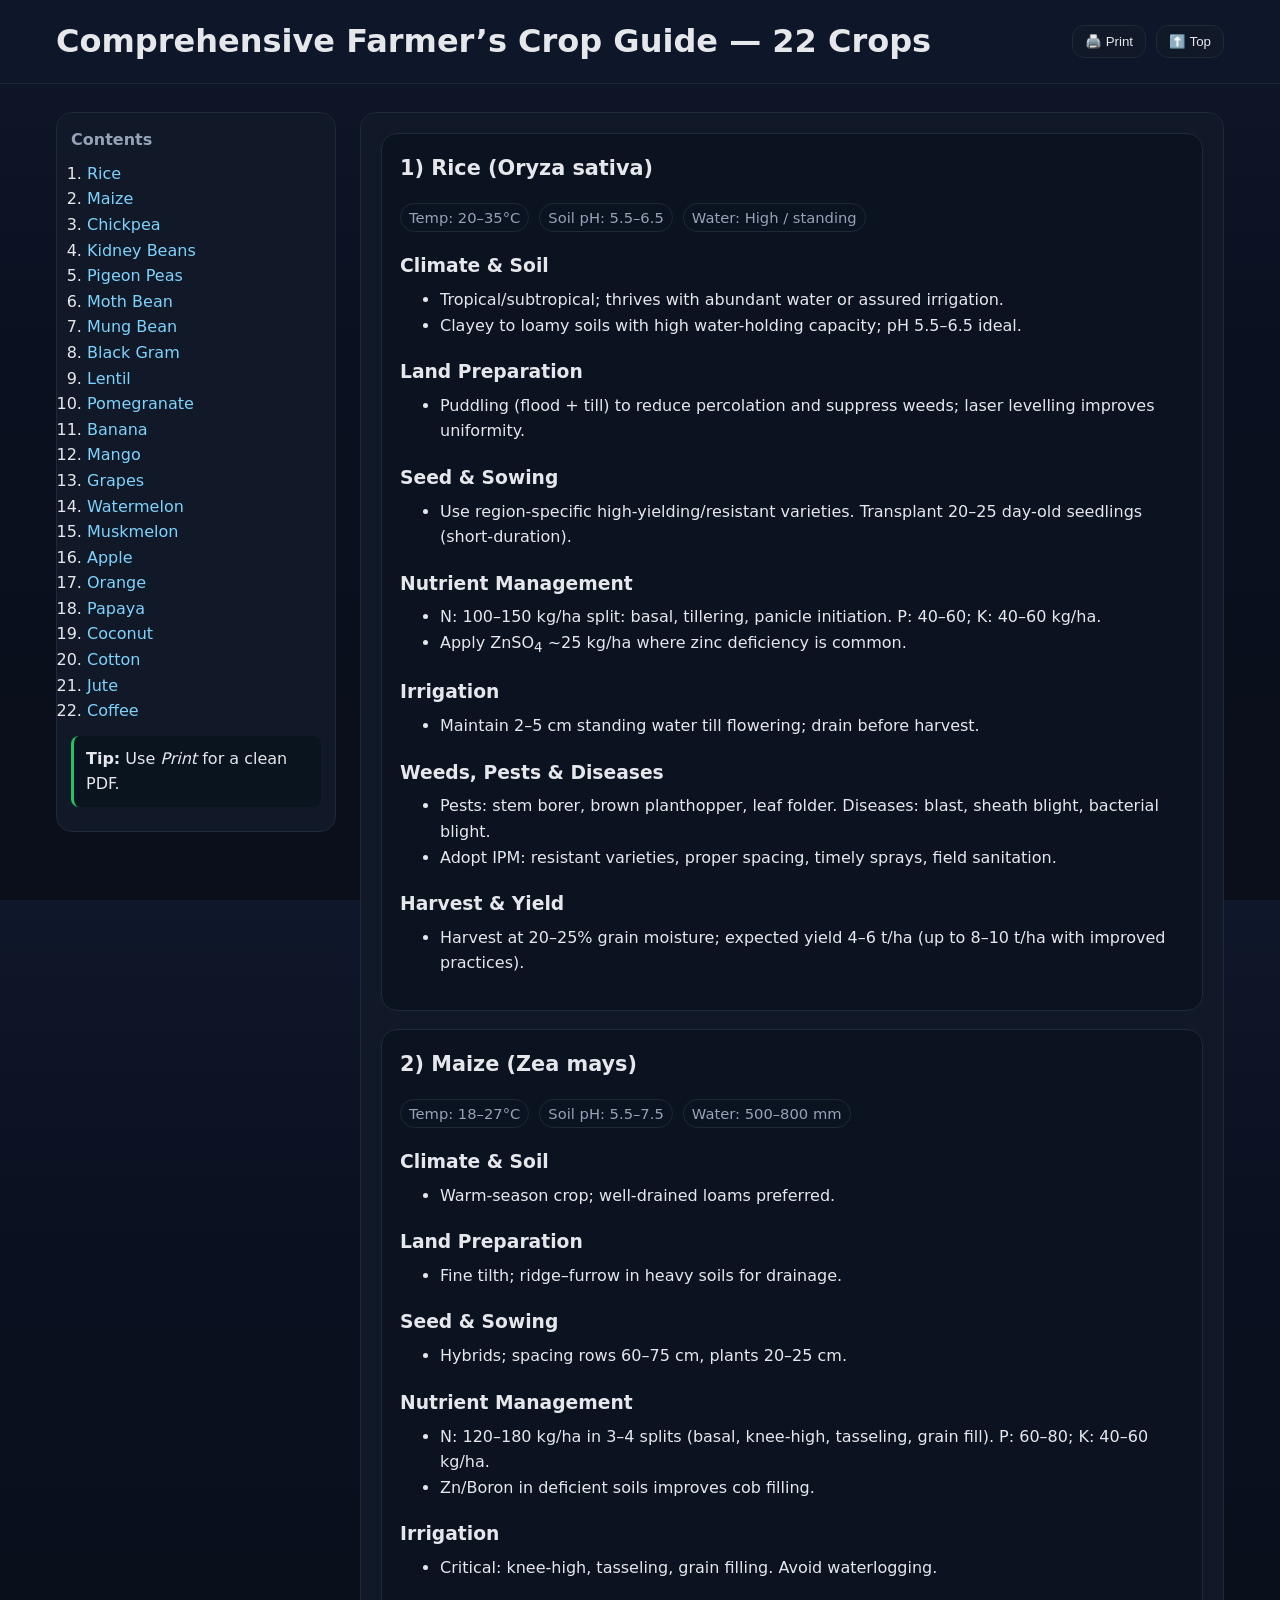
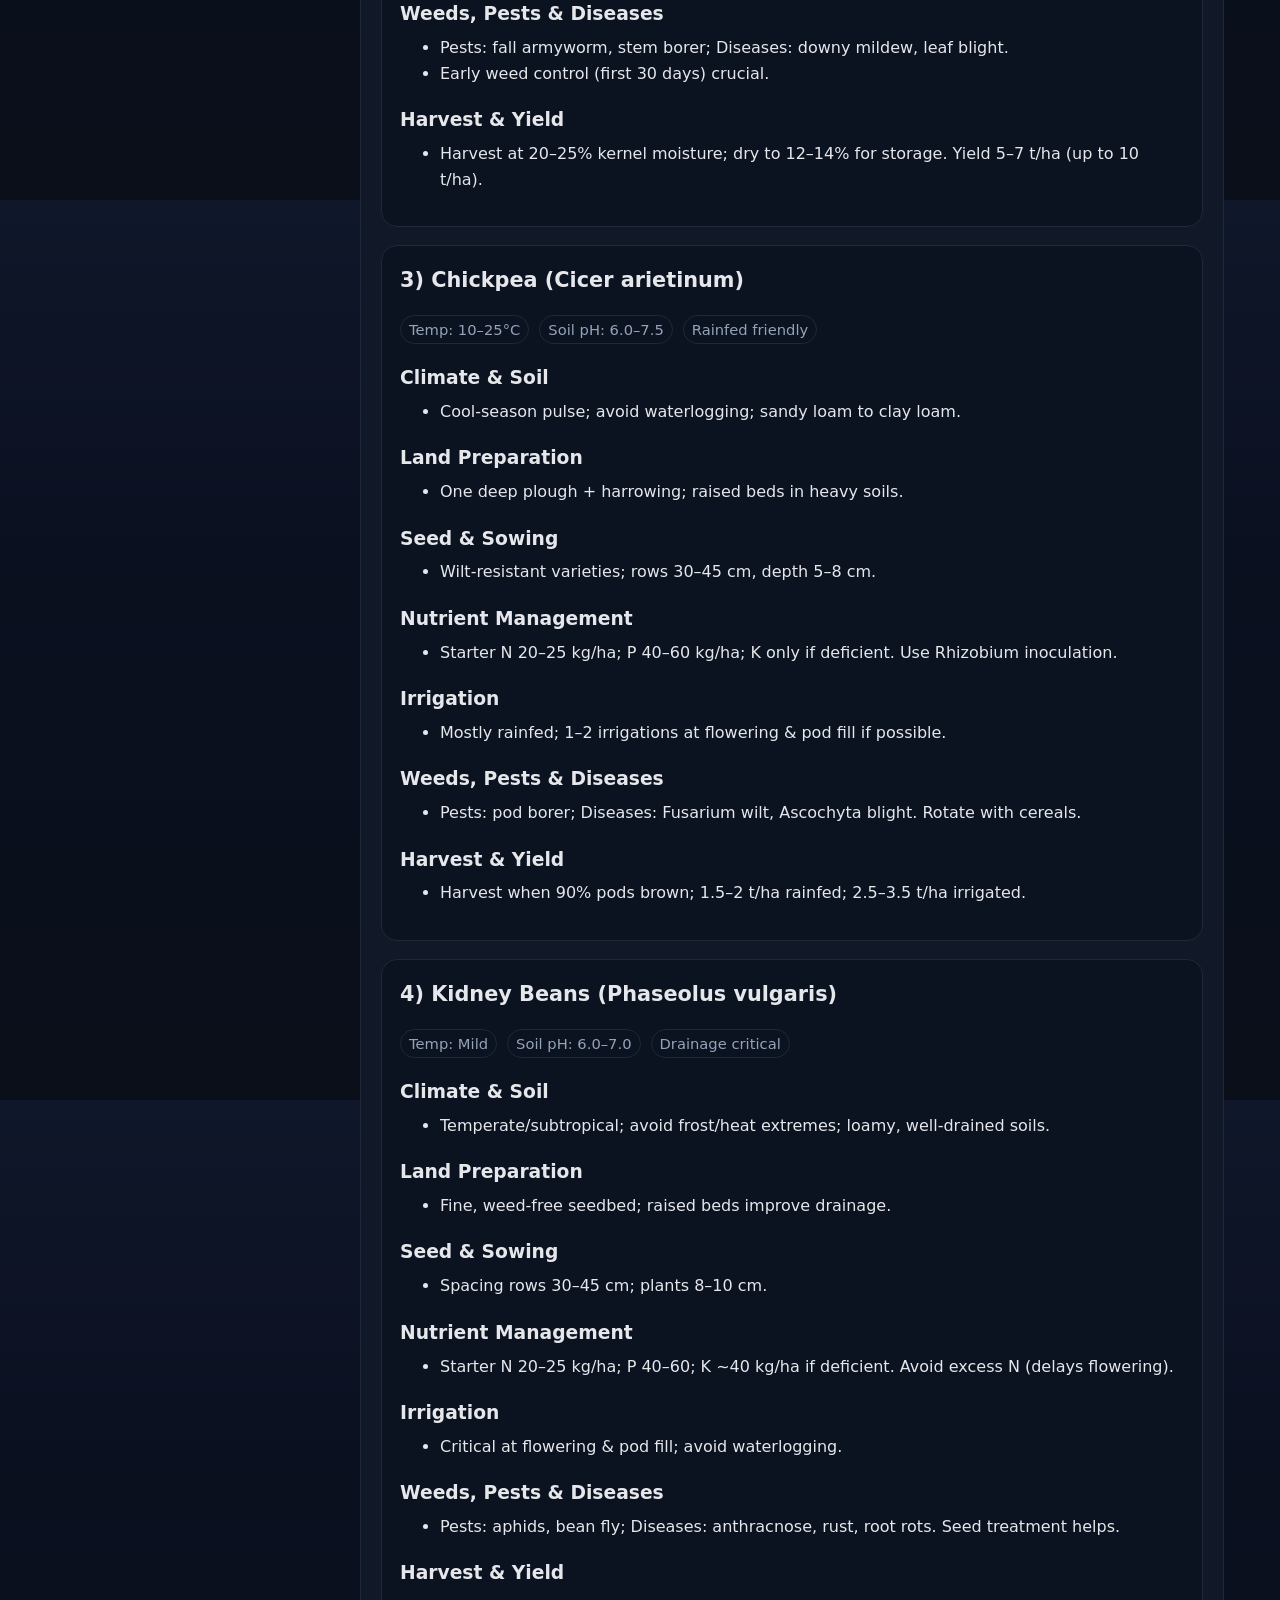
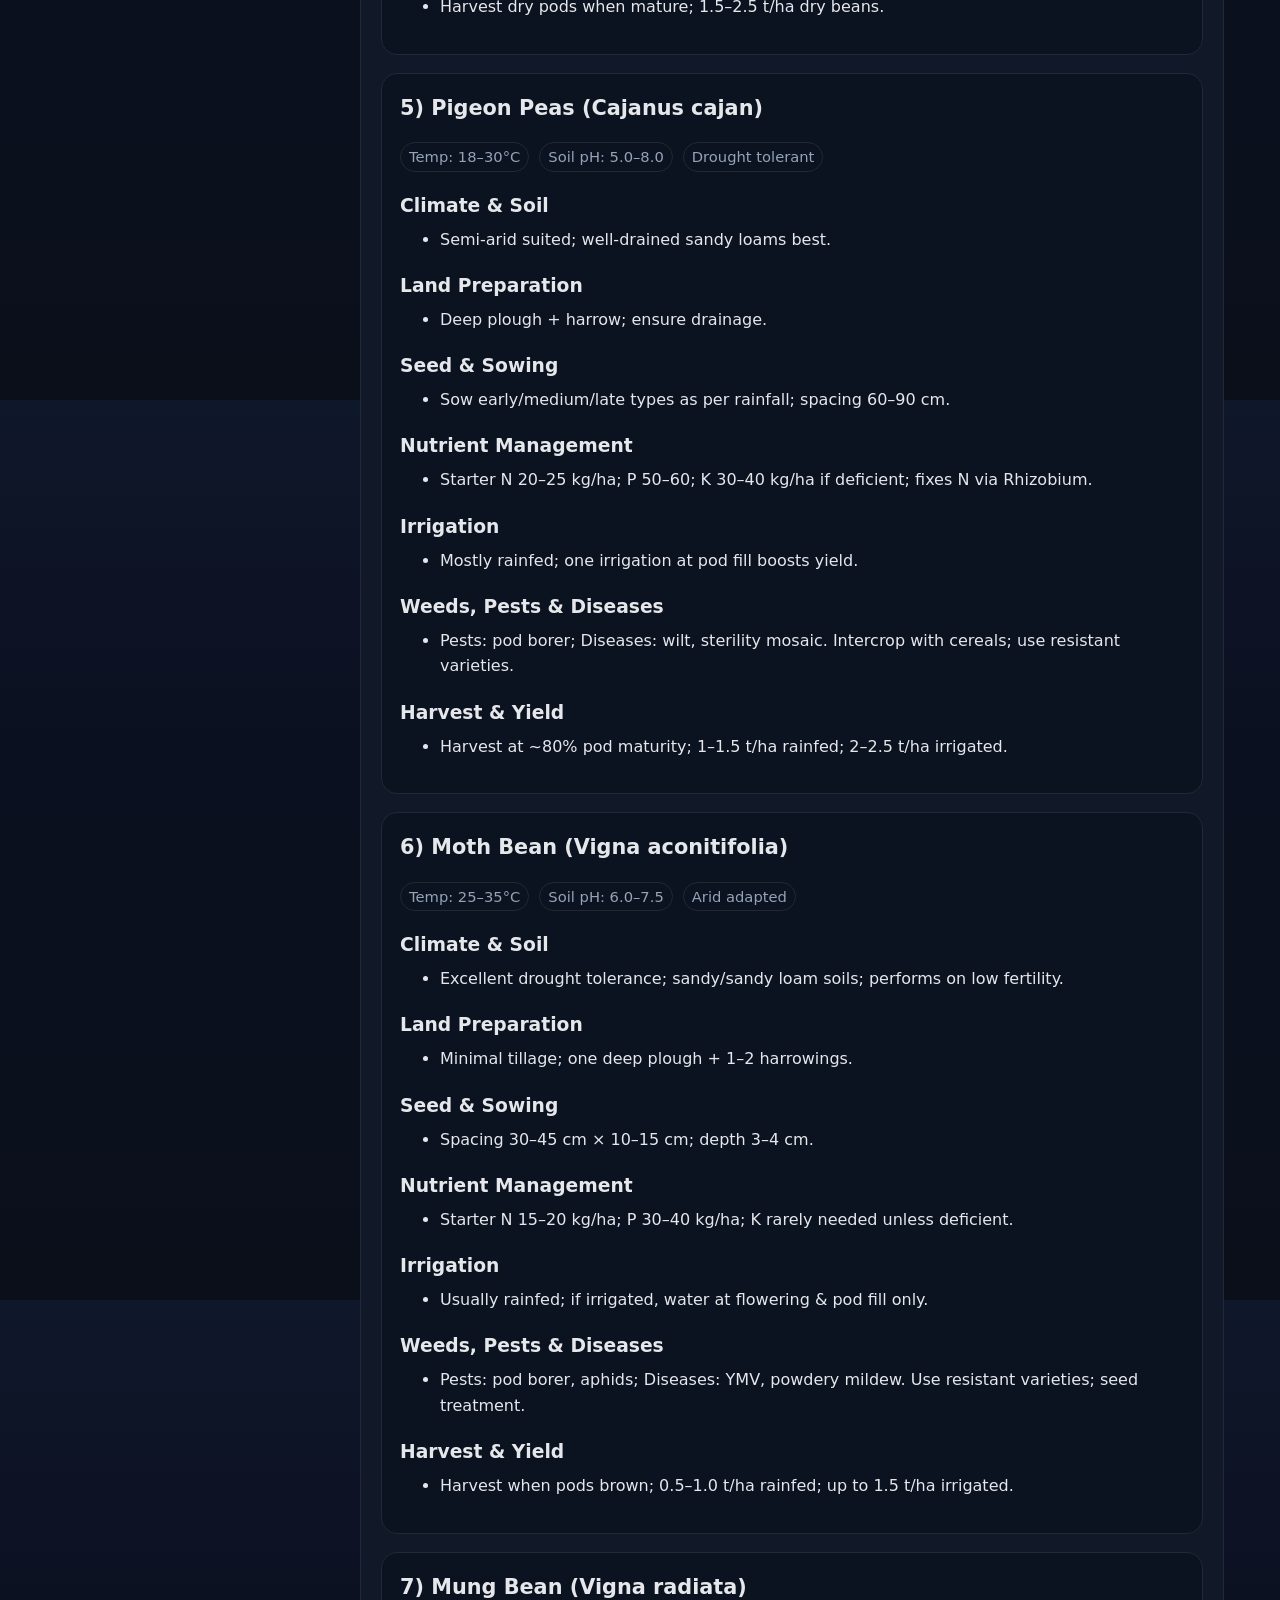
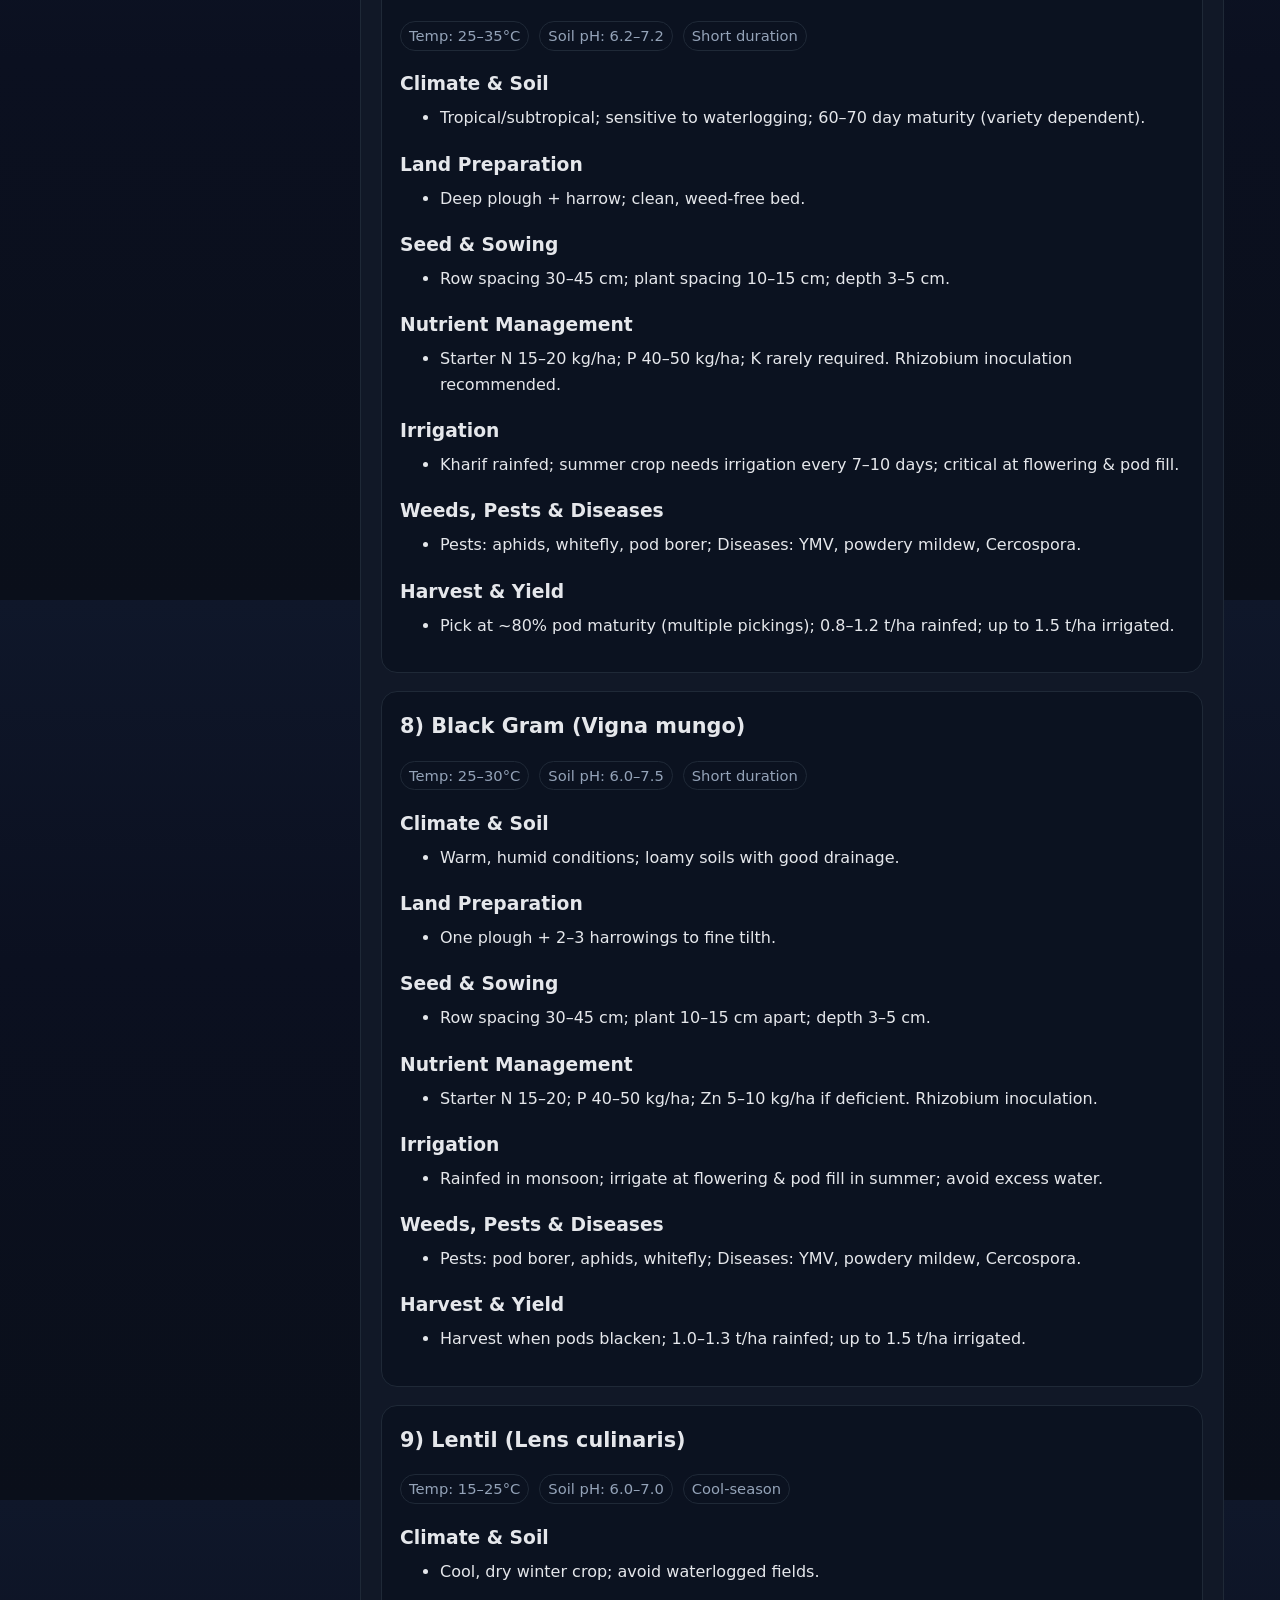
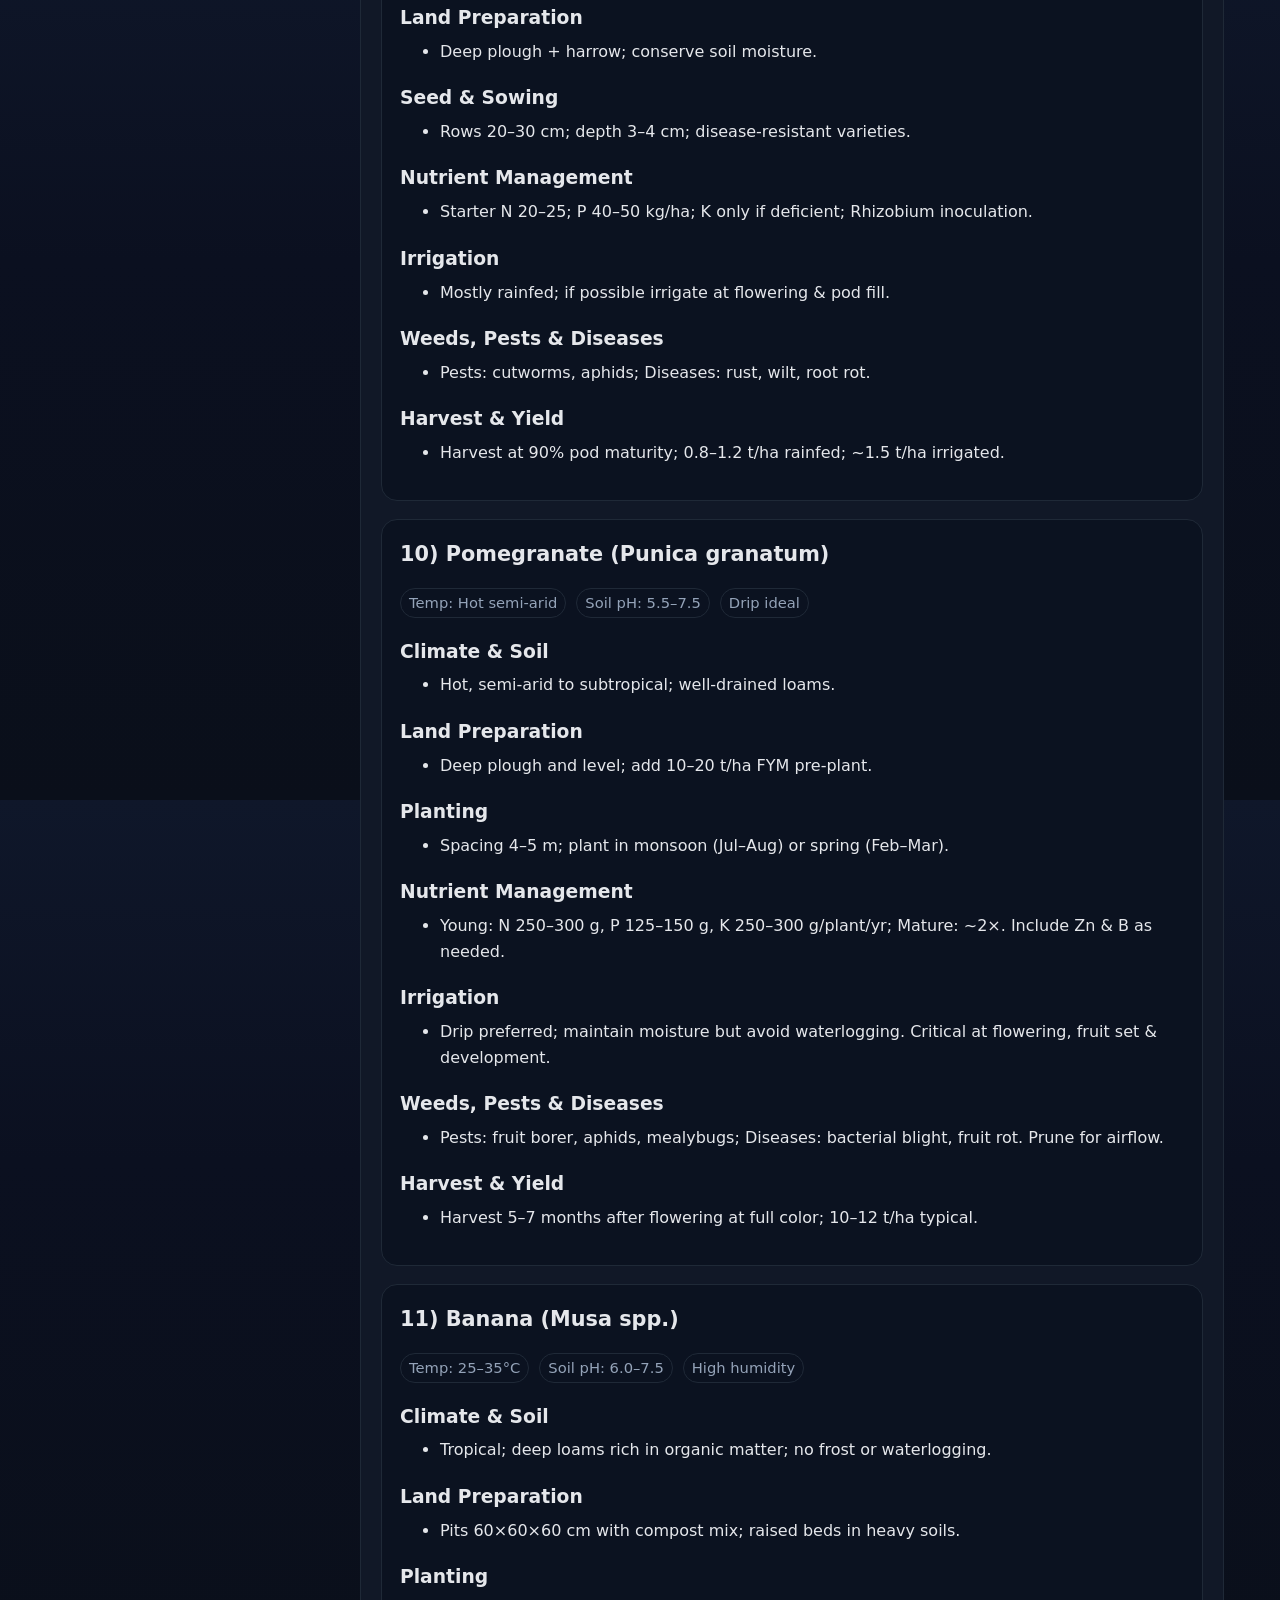
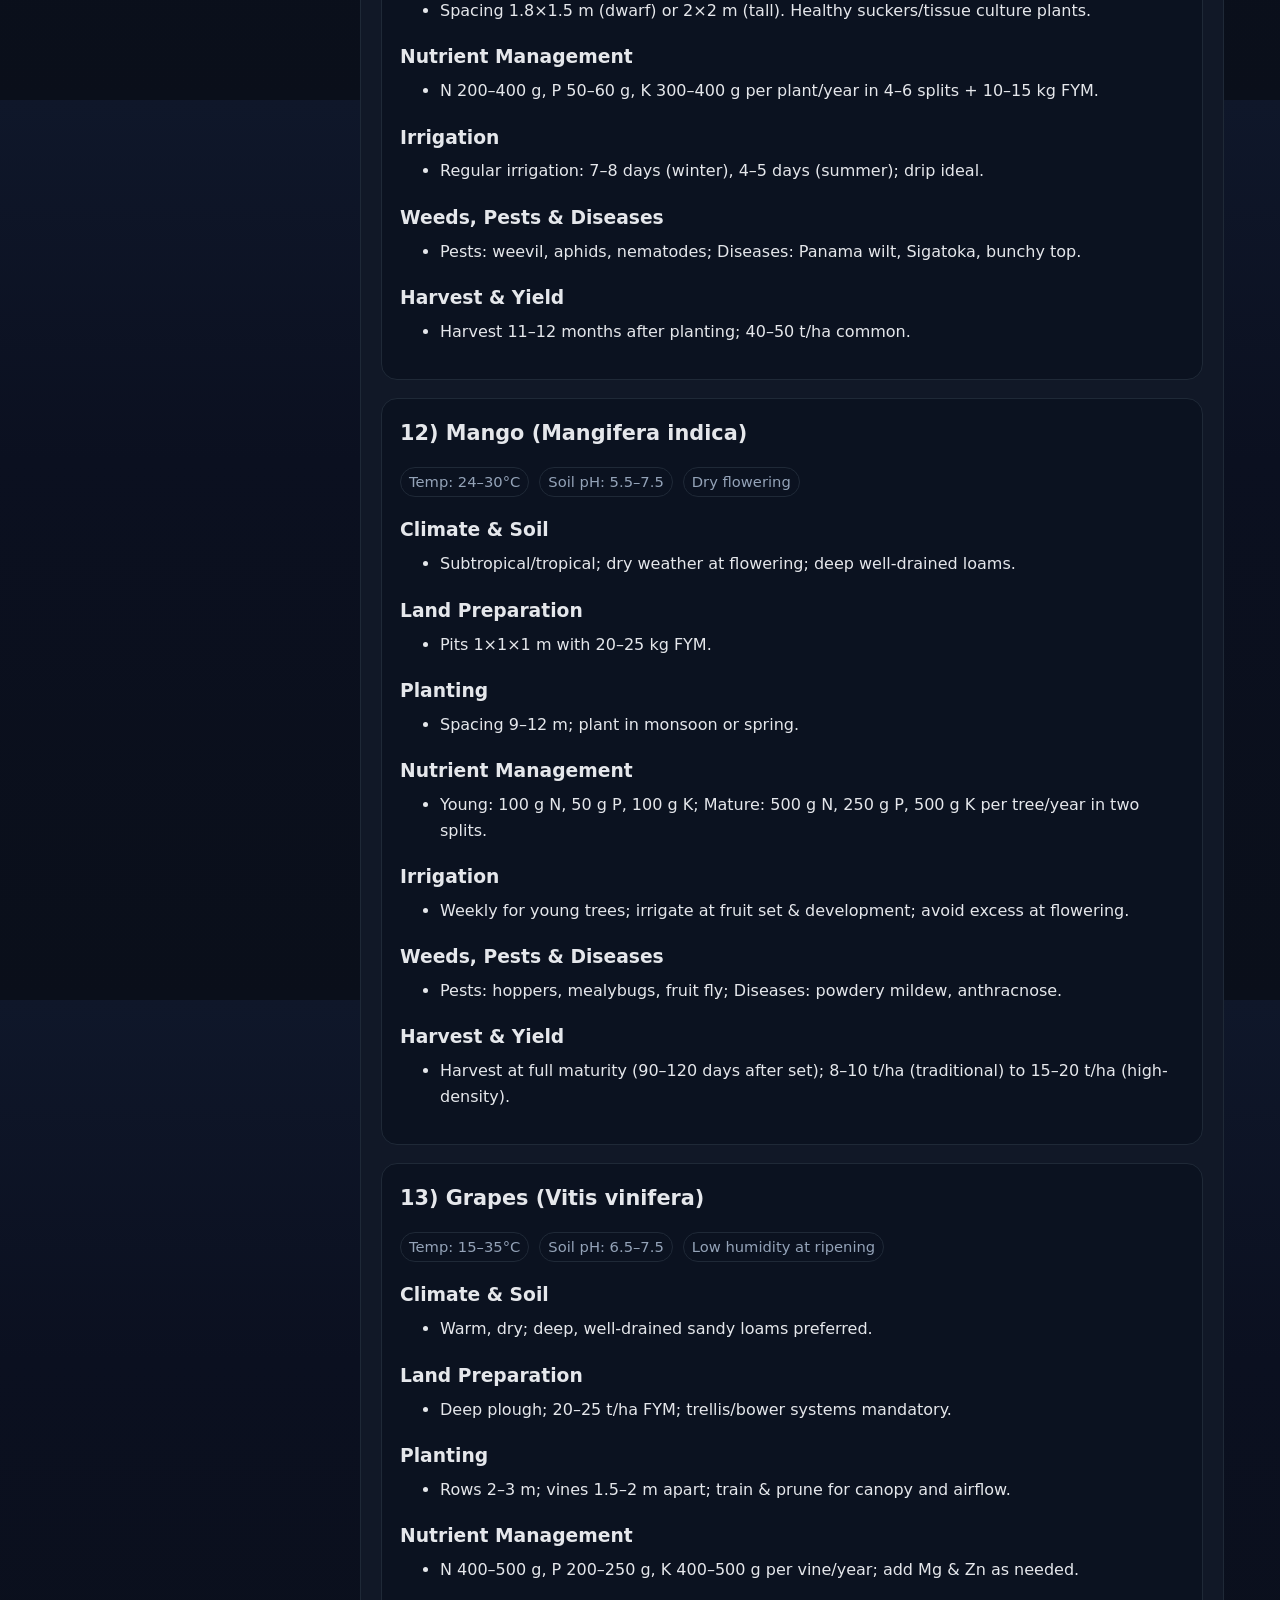
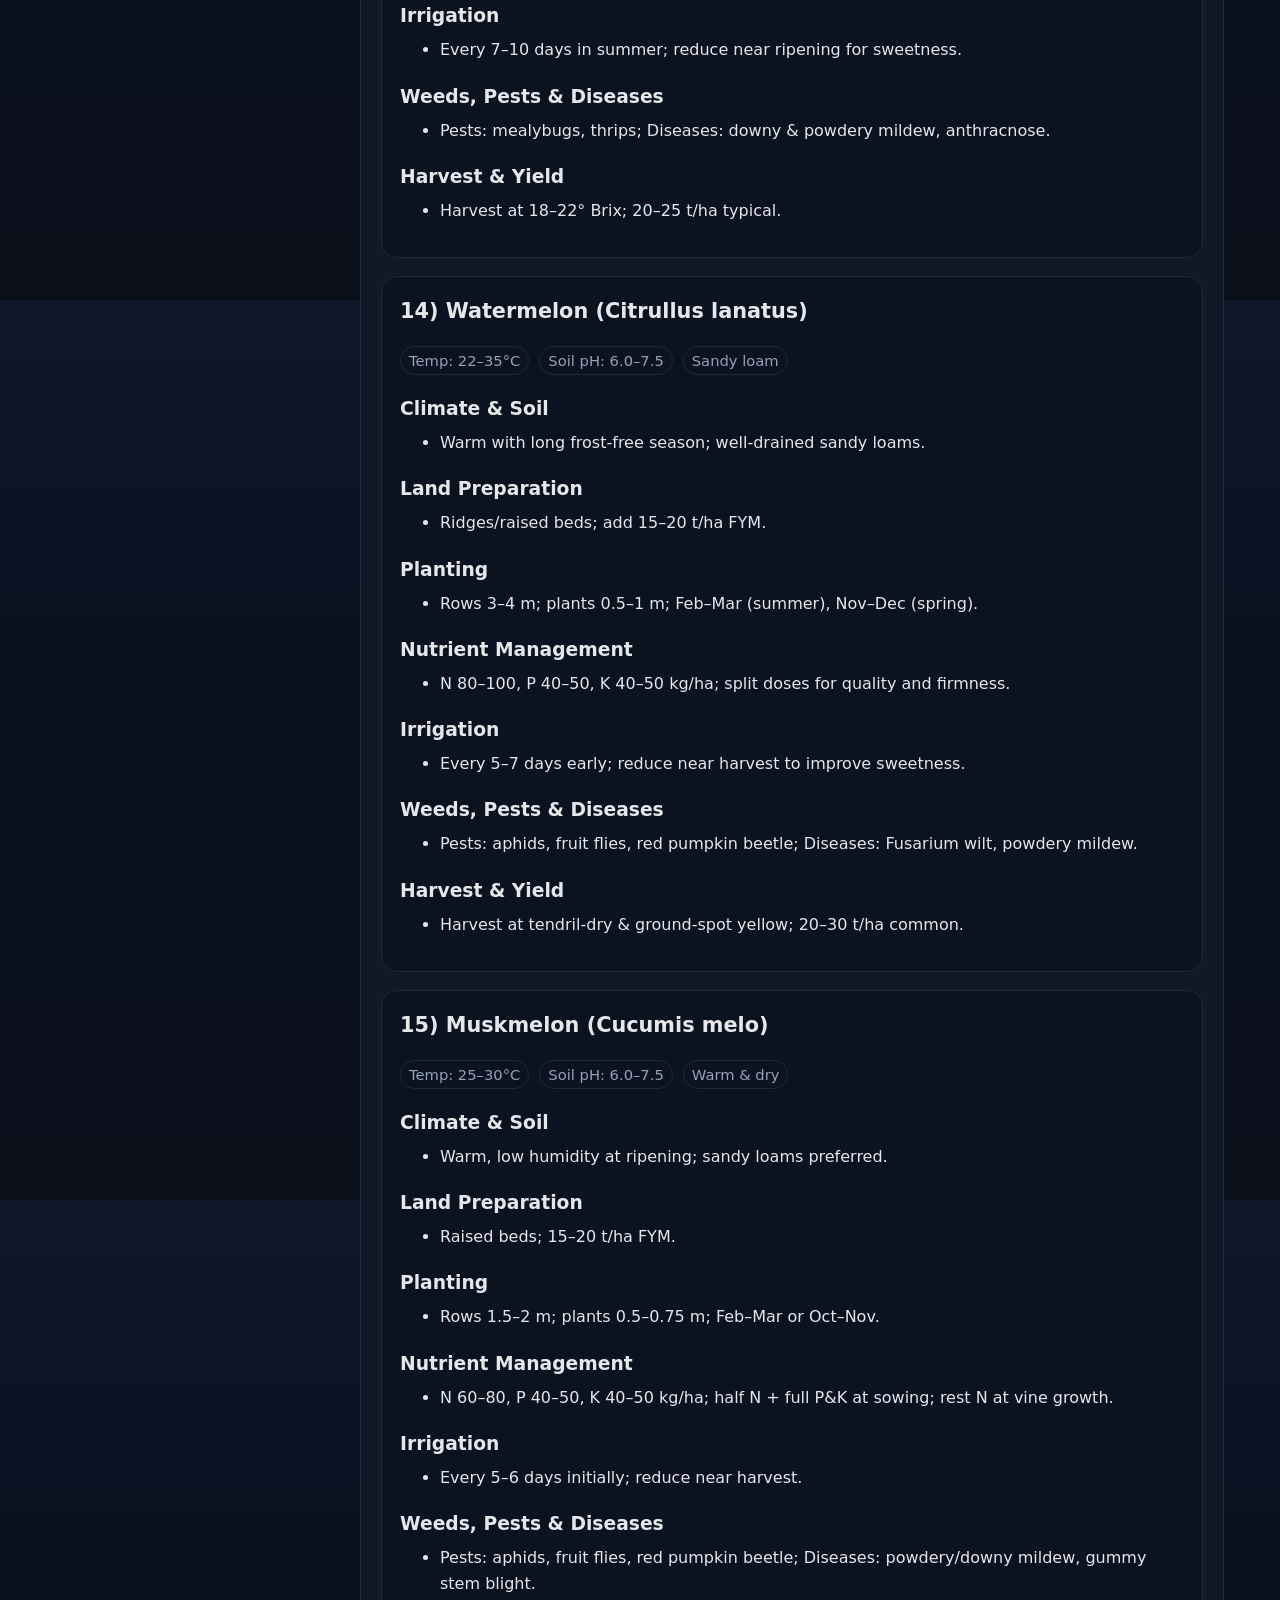
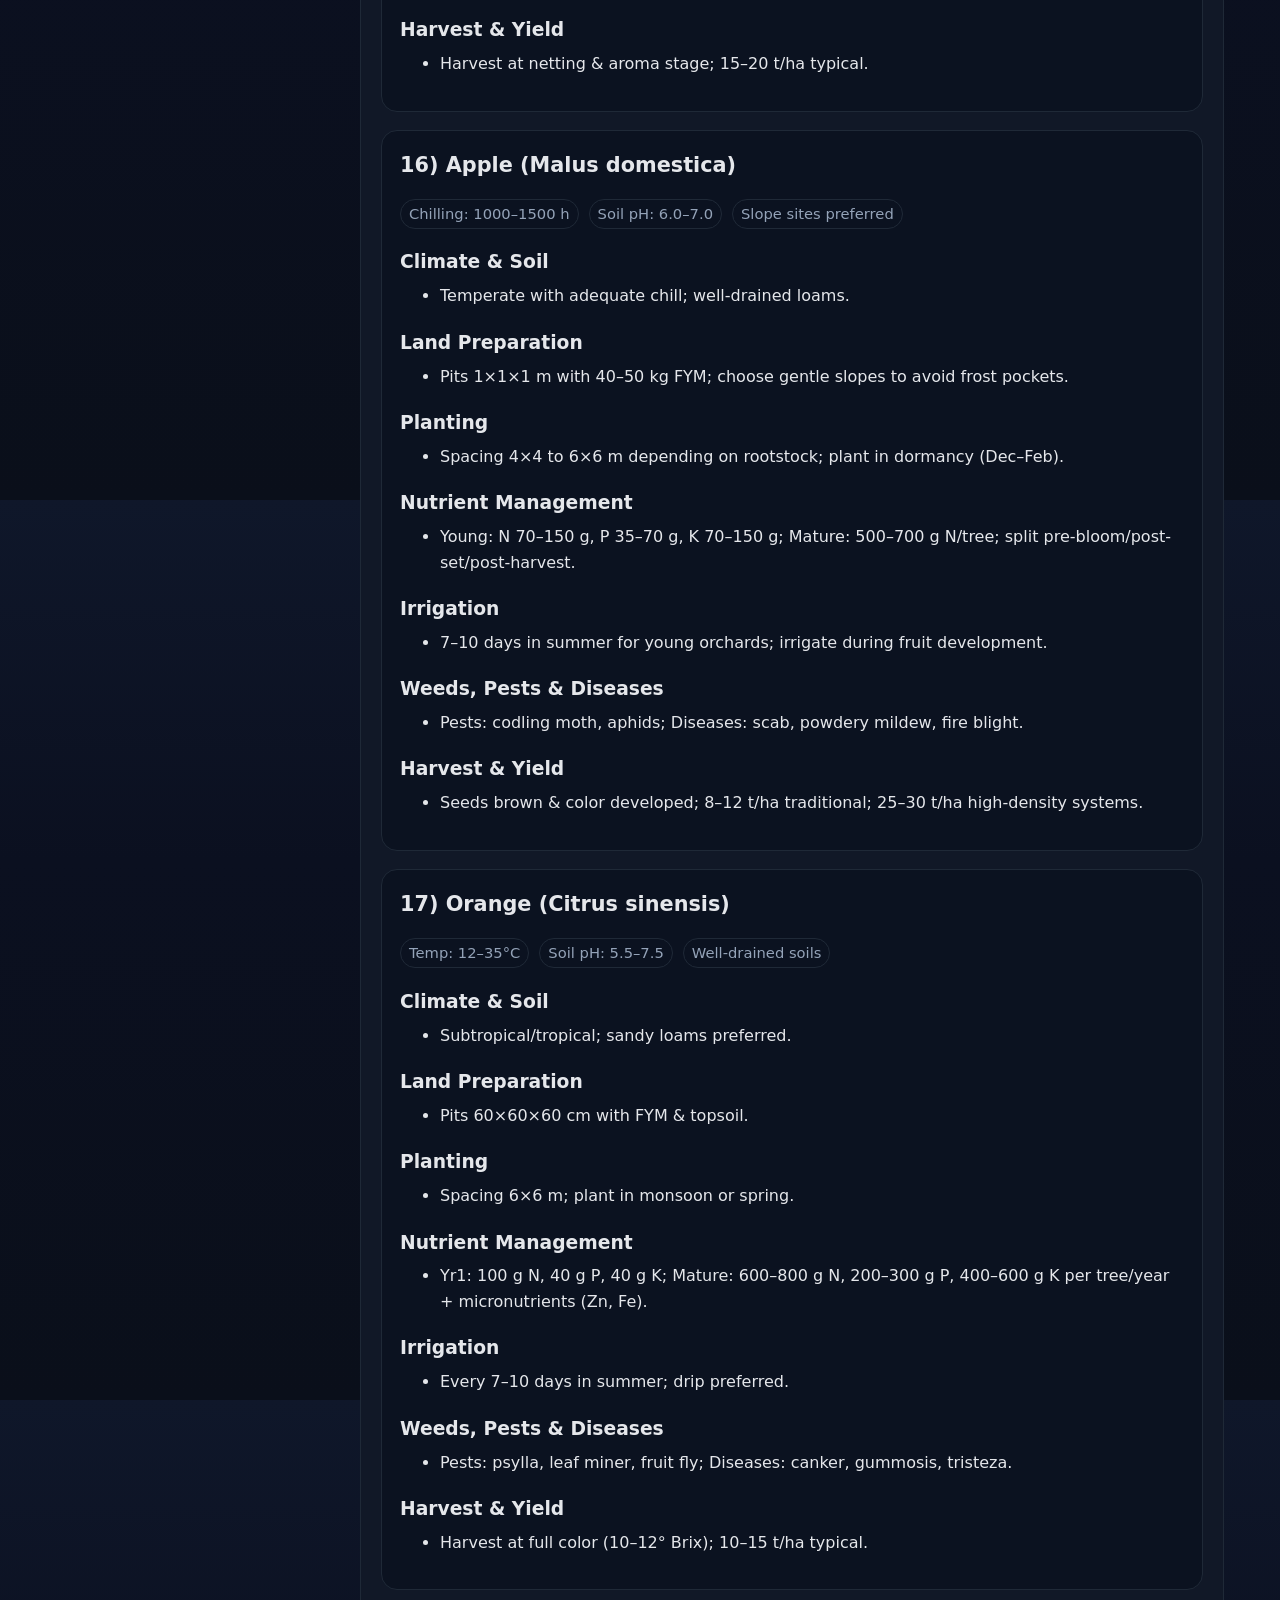
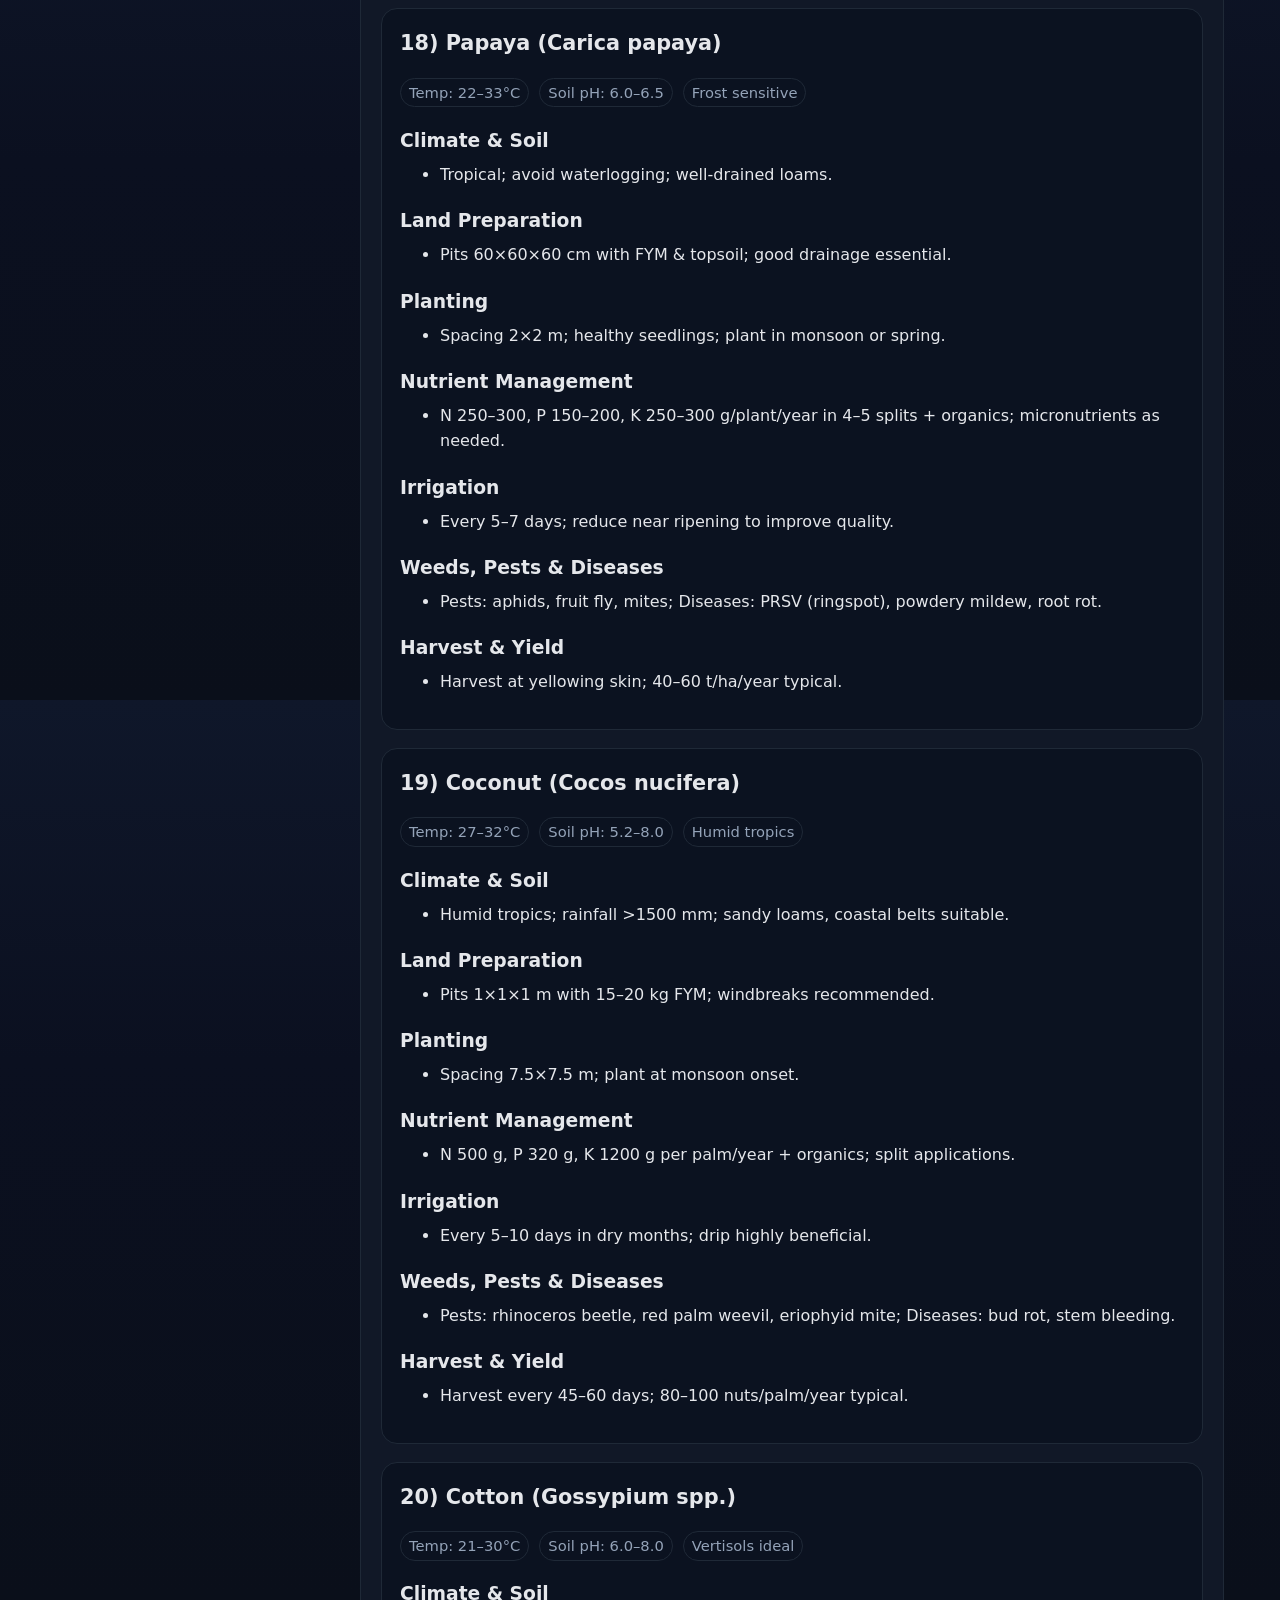
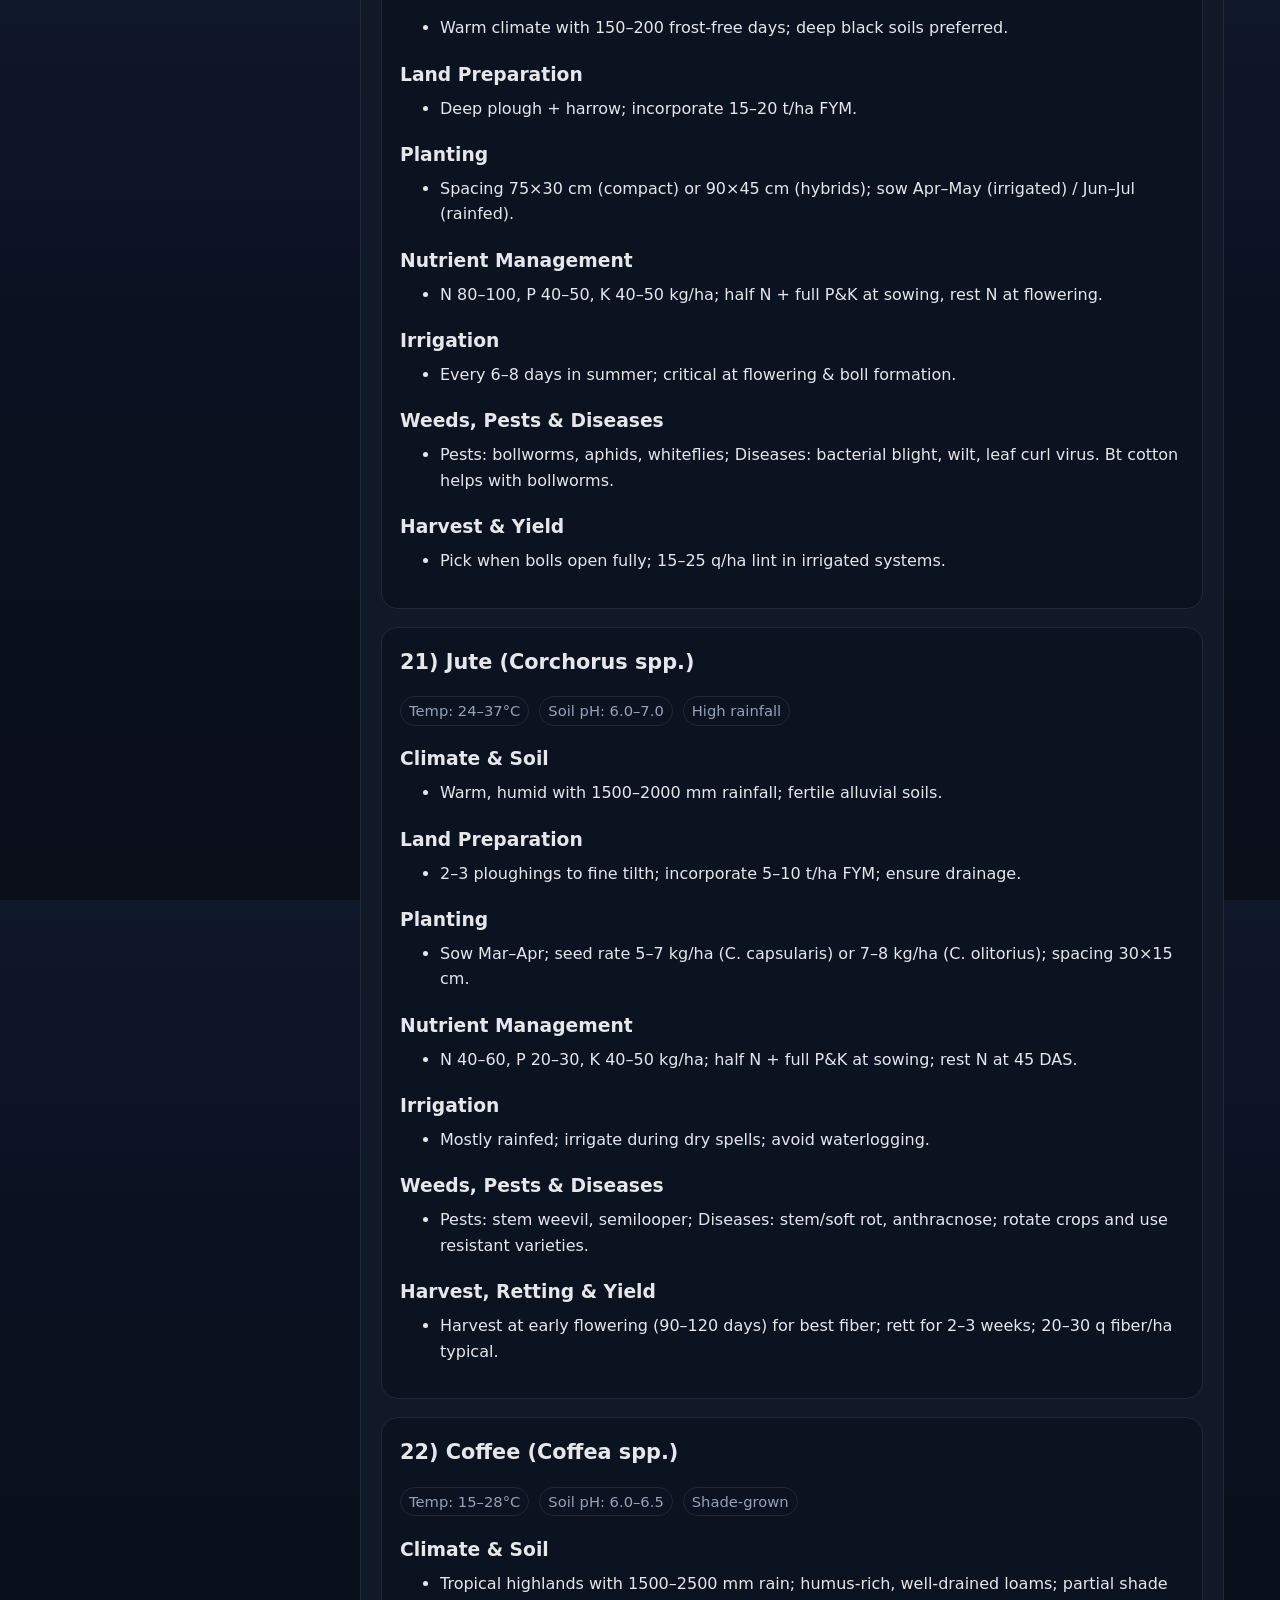
<file: comprehensive_farmers_crop_guide_22_crops_single_file_html.html>
<!DOCTYPE html>
<html lang="en">
<head>
  <meta charset="utf-8" />
  <meta name="viewport" content="width=device-width, initial-scale=1" />
  <title>Comprehensive Farmer’s Crop Guide (22 Crops)</title>
  <meta name="description" content="Practical, farmer-focused cultivation guide for 22 crops: climate, soil, sowing, NPK, irrigation, pest & disease, harvest, yields." />
  <style>
    :root{
      --bg:#0f172a;          /* slate-900 */
      --panel:#111827;       /* gray-900 */
      --card:#0b1220;        /* custom dark */
      --muted:#94a3b8;       /* slate-400 */
      --text:#e5e7eb;        /* gray-200 */
      --accent:#22c55e;      /* green-500 */
      --accent-2:#38bdf8;    /* sky-400 */
      --border:#1f2937;      /* gray-800 */
      --link:#7dd3fc;        /* sky-300 */
    }
    *{box-sizing:border-box}
    html,body{height:100%}
    body{
      margin:0;
      font-family: system-ui, -apple-system, Segoe UI, Roboto, Ubuntu, Cantarell, Noto Sans, Helvetica Neue, Arial, "Apple Color Emoji", "Segoe UI Emoji";
      background:linear-gradient(180deg,var(--bg),#0b1020 40%, #0a0f1a);
      color:var(--text);
      line-height:1.6;
    }
    header{
      position:sticky; top:0; z-index:10;
      background:rgba(15,23,42,.9);
      backdrop-filter:saturate(130%) blur(6px);
      border-bottom:1px solid var(--border);
    }
    .wrap{max-width:1200px;margin:0 auto;padding:16px}
    .title{display:flex;gap:16px;align-items:center;justify-content:space-between}
    .title h1{font-size:clamp(1.4rem,2.5vw,2rem);margin:0}
    .actions{display:flex;gap:10px}
    button{
      background:var(--panel);
      border:1px solid var(--border);
      color:var(--text);
      padding:8px 12px; border-radius:12px; cursor:pointer;
      transition:.2s transform ease, .2s background ease;
    }
    button:hover{transform:translateY(-1px); background:#0f1a30}

    main{display:grid; grid-template-columns: 280px 1fr; gap:24px;}
    nav{
      position:sticky; top:64px; align-self:start;
      background:var(--panel); border:1px solid var(--border);
      padding:14px; border-radius:16px; max-height:calc(100vh - 88px); overflow:auto;
    }
    nav h2{font-size:1rem; margin:0 0 8px 0; color:var(--muted); font-weight:600}
    nav ol{margin:0; padding-left:16px}
    nav a{color:var(--link); text-decoration:none}
    nav a:hover{text-decoration:underline}

    .content{
      background:var(--panel); border:1px solid var(--border);
      padding:20px; border-radius:16px;
    }
    section{background:var(--card); border:1px solid var(--border); border-radius:16px; padding:18px; margin-bottom:18px}
    section h2{margin-top:0; font-size:1.3rem}
    .meta{display:flex; flex-wrap:wrap; gap:10px; color:var(--muted); font-size:.92rem}
    .pill{border:1px solid var(--border); padding:2px 8px; border-radius:999px}
    h3{margin-bottom:6px}
    ul{margin-top:6px}
    .tip{border-left:3px solid var(--accent); padding:10px 12px; background:#0a141f; border-radius:8px; margin:10px 0}
    .warn{border-left:3px solid #f59e0b; padding:10px 12px; background:#18120a; border-radius:8px; margin:10px 0}
    footer{color:var(--muted); text-align:center; padding:30px 0}

    @media (max-width: 900px){
      main{grid-template-columns: 1fr}
      nav{position:relative; top:0; max-height:none}
    }

    /* Print styles */
    @media print{
      header, nav, .actions{display:none}
      body{background:#fff; color:#000}
      .content, section{border:none; background:#fff}
      h2{page-break-after:avoid}
      section{page-break-inside:avoid}
    }
  </style>
  <script>
    function printGuide(){ window.print(); }
    function backToTop(){ window.scrollTo({top:0, behavior:'smooth'}); }
  </script>
</head>
<body>
  <header>
    <div class="wrap title">
      <h1>Comprehensive Farmer’s Crop Guide — 22 Crops</h1>
      <div class="actions">
        <button onclick="printGuide()" title="Print this guide">🖨️ Print</button>
        <button onclick="backToTop()" title="Back to top">⬆️ Top</button>
      </div>
    </div>
  </header>

  <div class="wrap" style="margin-top:12px">
    <main>
      <nav aria-label="Table of contents">
        <h2>Contents</h2>
        <ol>
          <li><a href="#rice">Rice</a></li>
          <li><a href="#maize">Maize</a></li>
          <li><a href="#chickpea">Chickpea</a></li>
          <li><a href="#kidneybeans">Kidney Beans</a></li>
          <li><a href="#pigeonpeas">Pigeon Peas</a></li>
          <li><a href="#mothbeans">Moth Bean</a></li>
          <li><a href="#mungbean">Mung Bean</a></li>
          <li><a href="#blackgram">Black Gram</a></li>
          <li><a href="#lentil">Lentil</a></li>
          <li><a href="#pomegranate">Pomegranate</a></li>
          <li><a href="#banana">Banana</a></li>
          <li><a href="#mango">Mango</a></li>
          <li><a href="#grapes">Grapes</a></li>
          <li><a href="#watermelon">Watermelon</a></li>
          <li><a href="#muskmelon">Muskmelon</a></li>
          <li><a href="#apple">Apple</a></li>
          <li><a href="#orange">Orange</a></li>
          <li><a href="#papaya">Papaya</a></li>
          <li><a href="#coconut">Coconut</a></li>
          <li><a href="#cotton">Cotton</a></li>
          <li><a href="#jute">Jute</a></li>
          <li><a href="#coffee">Coffee</a></li>
        </ol>
        <div class="tip" style="margin-top:12px">
          <strong>Tip:</strong> Use <em>Print</em> for a clean PDF.
        </div>
      </nav>

      <div class="content">
        
        <!-- 1. RICE -->
        <section id="rice">
          <h2>1) Rice (Oryza sativa)</h2>
          <div class="meta">
            <span class="pill">Temp: 20–35°C</span>
            <span class="pill">Soil pH: 5.5–6.5</span>
            <span class="pill">Water: High / standing</span>
          </div>
          <h3>Climate & Soil</h3>
          <ul>
            <li>Tropical/subtropical; thrives with abundant water or assured irrigation.</li>
            <li>Clayey to loamy soils with high water-holding capacity; pH 5.5–6.5 ideal.</li>
          </ul>
          <h3>Land Preparation</h3>
          <ul>
            <li>Puddling (flood + till) to reduce percolation and suppress weeds; laser levelling improves uniformity.</li>
          </ul>
          <h3>Seed & Sowing</h3>
          <ul>
            <li>Use region-specific high-yielding/resistant varieties. Transplant 20–25 day-old seedlings (short-duration).</li>
          </ul>
          <h3>Nutrient Management</h3>
          <ul>
            <li>N: 100–150 kg/ha split: basal, tillering, panicle initiation. P: 40–60; K: 40–60 kg/ha.</li>
            <li>Apply ZnSO<sub>4</sub> ~25 kg/ha where zinc deficiency is common.</li>
          </ul>
          <h3>Irrigation</h3>
          <ul>
            <li>Maintain 2–5 cm standing water till flowering; drain before harvest.</li>
          </ul>
          <h3>Weeds, Pests & Diseases</h3>
          <ul>
            <li>Pests: stem borer, brown planthopper, leaf folder. Diseases: blast, sheath blight, bacterial blight.</li>
            <li>Adopt IPM: resistant varieties, proper spacing, timely sprays, field sanitation.</li>
          </ul>
          <h3>Harvest & Yield</h3>
          <ul>
            <li>Harvest at 20–25% grain moisture; expected yield 4–6 t/ha (up to 8–10 t/ha with improved practices).</li>
          </ul>
        </section>

        <!-- 2. MAIZE -->
        <section id="maize">
          <h2>2) Maize (Zea mays)</h2>
          <div class="meta">
            <span class="pill">Temp: 18–27°C</span>
            <span class="pill">Soil pH: 5.5–7.5</span>
            <span class="pill">Water: 500–800 mm</span>
          </div>
          <h3>Climate & Soil</h3>
          <ul>
            <li>Warm-season crop; well-drained loams preferred.</li>
          </ul>
          <h3>Land Preparation</h3>
          <ul>
            <li>Fine tilth; ridge–furrow in heavy soils for drainage.</li>
          </ul>
          <h3>Seed & Sowing</h3>
          <ul>
            <li>Hybrids; spacing rows 60–75 cm, plants 20–25 cm.</li>
          </ul>
          <h3>Nutrient Management</h3>
          <ul>
            <li>N: 120–180 kg/ha in 3–4 splits (basal, knee-high, tasseling, grain fill). P: 60–80; K: 40–60 kg/ha.</li>
            <li>Zn/Boron in deficient soils improves cob filling.</li>
          </ul>
          <h3>Irrigation</h3>
          <ul>
            <li>Critical: knee-high, tasseling, grain filling. Avoid waterlogging.</li>
          </ul>
          <h3>Weeds, Pests & Diseases</h3>
          <ul>
            <li>Pests: fall armyworm, stem borer; Diseases: downy mildew, leaf blight.</li>
            <li>Early weed control (first 30 days) crucial.</li>
          </ul>
          <h3>Harvest & Yield</h3>
          <ul>
            <li>Harvest at 20–25% kernel moisture; dry to 12–14% for storage. Yield 5–7 t/ha (up to 10 t/ha).</li>
          </ul>
        </section>

        <!-- 3. CHICKPEA -->
        <section id="chickpea">
          <h2>3) Chickpea (Cicer arietinum)</h2>
          <div class="meta">
            <span class="pill">Temp: 10–25°C</span>
            <span class="pill">Soil pH: 6.0–7.5</span>
            <span class="pill">Rainfed friendly</span>
          </div>
          <h3>Climate & Soil</h3>
          <ul>
            <li>Cool-season pulse; avoid waterlogging; sandy loam to clay loam.</li>
          </ul>
          <h3>Land Preparation</h3>
          <ul>
            <li>One deep plough + harrowing; raised beds in heavy soils.</li>
          </ul>
          <h3>Seed & Sowing</h3>
          <ul>
            <li>Wilt-resistant varieties; rows 30–45 cm, depth 5–8 cm.</li>
          </ul>
          <h3>Nutrient Management</h3>
          <ul>
            <li>Starter N 20–25 kg/ha; P 40–60 kg/ha; K only if deficient. Use Rhizobium inoculation.</li>
          </ul>
          <h3>Irrigation</h3>
          <ul>
            <li>Mostly rainfed; 1–2 irrigations at flowering & pod fill if possible.</li>
          </ul>
          <h3>Weeds, Pests & Diseases</h3>
          <ul>
            <li>Pests: pod borer; Diseases: Fusarium wilt, Ascochyta blight. Rotate with cereals.</li>
          </ul>
          <h3>Harvest & Yield</h3>
          <ul>
            <li>Harvest when 90% pods brown; 1.5–2 t/ha rainfed; 2.5–3.5 t/ha irrigated.</li>
          </ul>
        </section>

        <!-- 4. KIDNEY BEANS -->
        <section id="kidneybeans">
          <h2>4) Kidney Beans (Phaseolus vulgaris)</h2>
          <div class="meta">
            <span class="pill">Temp: Mild</span>
            <span class="pill">Soil pH: 6.0–7.0</span>
            <span class="pill">Drainage critical</span>
          </div>
          <h3>Climate & Soil</h3>
          <ul>
            <li>Temperate/subtropical; avoid frost/heat extremes; loamy, well-drained soils.</li>
          </ul>
          <h3>Land Preparation</h3>
          <ul>
            <li>Fine, weed-free seedbed; raised beds improve drainage.</li>
          </ul>
          <h3>Seed & Sowing</h3>
          <ul>
            <li>Spacing rows 30–45 cm; plants 8–10 cm.</li>
          </ul>
          <h3>Nutrient Management</h3>
          <ul>
            <li>Starter N 20–25 kg/ha; P 40–60; K ~40 kg/ha if deficient. Avoid excess N (delays flowering).</li>
          </ul>
          <h3>Irrigation</h3>
          <ul>
            <li>Critical at flowering & pod fill; avoid waterlogging.</li>
          </ul>
          <h3>Weeds, Pests & Diseases</h3>
          <ul>
            <li>Pests: aphids, bean fly; Diseases: anthracnose, rust, root rots. Seed treatment helps.</li>
          </ul>
          <h3>Harvest & Yield</h3>
          <ul>
            <li>Harvest dry pods when mature; 1.5–2.5 t/ha dry beans.</li>
          </ul>
        </section>

        <!-- 5. PIGEON PEAS -->
        <section id="pigeonpeas">
          <h2>5) Pigeon Peas (Cajanus cajan)</h2>
          <div class="meta">
            <span class="pill">Temp: 18–30°C</span>
            <span class="pill">Soil pH: 5.0–8.0</span>
            <span class="pill">Drought tolerant</span>
          </div>
          <h3>Climate & Soil</h3>
          <ul>
            <li>Semi-arid suited; well-drained sandy loams best.</li>
          </ul>
          <h3>Land Preparation</h3>
          <ul>
            <li>Deep plough + harrow; ensure drainage.</li>
          </ul>
          <h3>Seed & Sowing</h3>
          <ul>
            <li>Sow early/medium/late types as per rainfall; spacing 60–90 cm.</li>
          </ul>
          <h3>Nutrient Management</h3>
          <ul>
            <li>Starter N 20–25 kg/ha; P 50–60; K 30–40 kg/ha if deficient; fixes N via Rhizobium.</li>
          </ul>
          <h3>Irrigation</h3>
          <ul>
            <li>Mostly rainfed; one irrigation at pod fill boosts yield.</li>
          </ul>
          <h3>Weeds, Pests & Diseases</h3>
          <ul>
            <li>Pests: pod borer; Diseases: wilt, sterility mosaic. Intercrop with cereals; use resistant varieties.</li>
          </ul>
          <h3>Harvest & Yield</h3>
          <ul>
            <li>Harvest at ~80% pod maturity; 1–1.5 t/ha rainfed; 2–2.5 t/ha irrigated.</li>
          </ul>
        </section>

        <!-- 6. MOTH BEAN -->
        <section id="mothbeans">
          <h2>6) Moth Bean (Vigna aconitifolia)</h2>
          <div class="meta">
            <span class="pill">Temp: 25–35°C</span>
            <span class="pill">Soil pH: 6.0–7.5</span>
            <span class="pill">Arid adapted</span>
          </div>
          <h3>Climate & Soil</h3>
          <ul>
            <li>Excellent drought tolerance; sandy/sandy loam soils; performs on low fertility.</li>
          </ul>
          <h3>Land Preparation</h3>
          <ul>
            <li>Minimal tillage; one deep plough + 1–2 harrowings.</li>
          </ul>
          <h3>Seed & Sowing</h3>
          <ul>
            <li>Spacing 30–45 cm × 10–15 cm; depth 3–4 cm.</li>
          </ul>
          <h3>Nutrient Management</h3>
          <ul>
            <li>Starter N 15–20 kg/ha; P 30–40 kg/ha; K rarely needed unless deficient.</li>
          </ul>
          <h3>Irrigation</h3>
          <ul>
            <li>Usually rainfed; if irrigated, water at flowering & pod fill only.</li>
          </ul>
          <h3>Weeds, Pests & Diseases</h3>
          <ul>
            <li>Pests: pod borer, aphids; Diseases: YMV, powdery mildew. Use resistant varieties; seed treatment.</li>
          </ul>
          <h3>Harvest & Yield</h3>
          <ul>
            <li>Harvest when pods brown; 0.5–1.0 t/ha rainfed; up to 1.5 t/ha irrigated.</li>
          </ul>
        </section>

        <!-- 7. MUNG BEAN -->
        <section id="mungbean">
          <h2>7) Mung Bean (Vigna radiata)</h2>
          <div class="meta">
            <span class="pill">Temp: 25–35°C</span>
            <span class="pill">Soil pH: 6.2–7.2</span>
            <span class="pill">Short duration</span>
          </div>
          <h3>Climate & Soil</h3>
          <ul>
            <li>Tropical/subtropical; sensitive to waterlogging; 60–70 day maturity (variety dependent).</li>
          </ul>
          <h3>Land Preparation</h3>
          <ul>
            <li>Deep plough + harrow; clean, weed-free bed.</li>
          </ul>
          <h3>Seed & Sowing</h3>
          <ul>
            <li>Row spacing 30–45 cm; plant spacing 10–15 cm; depth 3–5 cm.</li>
          </ul>
          <h3>Nutrient Management</h3>
          <ul>
            <li>Starter N 15–20 kg/ha; P 40–50 kg/ha; K rarely required. Rhizobium inoculation recommended.</li>
          </ul>
          <h3>Irrigation</h3>
          <ul>
            <li>Kharif rainfed; summer crop needs irrigation every 7–10 days; critical at flowering & pod fill.</li>
          </ul>
          <h3>Weeds, Pests & Diseases</h3>
          <ul>
            <li>Pests: aphids, whitefly, pod borer; Diseases: YMV, powdery mildew, Cercospora.</li>
          </ul>
          <h3>Harvest & Yield</h3>
          <ul>
            <li>Pick at ~80% pod maturity (multiple pickings); 0.8–1.2 t/ha rainfed; up to 1.5 t/ha irrigated.</li>
          </ul>
        </section>

        <!-- 8. BLACK GRAM -->
        <section id="blackgram">
          <h2>8) Black Gram (Vigna mungo)</h2>
          <div class="meta">
            <span class="pill">Temp: 25–30°C</span>
            <span class="pill">Soil pH: 6.0–7.5</span>
            <span class="pill">Short duration</span>
          </div>
          <h3>Climate & Soil</h3>
          <ul>
            <li>Warm, humid conditions; loamy soils with good drainage.</li>
          </ul>
          <h3>Land Preparation</h3>
          <ul>
            <li>One plough + 2–3 harrowings to fine tilth.</li>
          </ul>
          <h3>Seed & Sowing</h3>
          <ul>
            <li>Row spacing 30–45 cm; plant 10–15 cm apart; depth 3–5 cm.</li>
          </ul>
          <h3>Nutrient Management</h3>
          <ul>
            <li>Starter N 15–20; P 40–50 kg/ha; Zn 5–10 kg/ha if deficient. Rhizobium inoculation.</li>
          </ul>
          <h3>Irrigation</h3>
          <ul>
            <li>Rainfed in monsoon; irrigate at flowering & pod fill in summer; avoid excess water.</li>
          </ul>
          <h3>Weeds, Pests & Diseases</h3>
          <ul>
            <li>Pests: pod borer, aphids, whitefly; Diseases: YMV, powdery mildew, Cercospora.</li>
          </ul>
          <h3>Harvest & Yield</h3>
          <ul>
            <li>Harvest when pods blacken; 1.0–1.3 t/ha rainfed; up to 1.5 t/ha irrigated.</li>
          </ul>
        </section>

        <!-- 9. LENTIL -->
        <section id="lentil">
          <h2>9) Lentil (Lens culinaris)</h2>
          <div class="meta">
            <span class="pill">Temp: 15–25°C</span>
            <span class="pill">Soil pH: 6.0–7.0</span>
            <span class="pill">Cool-season</span>
          </div>
          <h3>Climate & Soil</h3>
          <ul>
            <li>Cool, dry winter crop; avoid waterlogged fields.</li>
          </ul>
          <h3>Land Preparation</h3>
          <ul>
            <li>Deep plough + harrow; conserve soil moisture.</li>
          </ul>
          <h3>Seed & Sowing</h3>
          <ul>
            <li>Rows 20–30 cm; depth 3–4 cm; disease-resistant varieties.</li>
          </ul>
          <h3>Nutrient Management</h3>
          <ul>
            <li>Starter N 20–25; P 40–50 kg/ha; K only if deficient; Rhizobium inoculation.</li>
          </ul>
          <h3>Irrigation</h3>
          <ul>
            <li>Mostly rainfed; if possible irrigate at flowering & pod fill.</li>
          </ul>
          <h3>Weeds, Pests & Diseases</h3>
          <ul>
            <li>Pests: cutworms, aphids; Diseases: rust, wilt, root rot.</li>
          </ul>
          <h3>Harvest & Yield</h3>
          <ul>
            <li>Harvest at 90% pod maturity; 0.8–1.2 t/ha rainfed; ~1.5 t/ha irrigated.</li>
          </ul>
        </section>

        <!-- 10. POMEGRANATE -->
        <section id="pomegranate">
          <h2>10) Pomegranate (Punica granatum)</h2>
          <div class="meta">
            <span class="pill">Temp: Hot semi-arid</span>
            <span class="pill">Soil pH: 5.5–7.5</span>
            <span class="pill">Drip ideal</span>
          </div>
          <h3>Climate & Soil</h3>
          <ul>
            <li>Hot, semi-arid to subtropical; well-drained loams.</li>
          </ul>
          <h3>Land Preparation</h3>
          <ul>
            <li>Deep plough and level; add 10–20 t/ha FYM pre-plant.</li>
          </ul>
          <h3>Planting</h3>
          <ul>
            <li>Spacing 4–5 m; plant in monsoon (Jul–Aug) or spring (Feb–Mar).</li>
          </ul>
          <h3>Nutrient Management</h3>
          <ul>
            <li>Young: N 250–300 g, P 125–150 g, K 250–300 g/plant/yr; Mature: ~2×. Include Zn & B as needed.</li>
          </ul>
          <h3>Irrigation</h3>
          <ul>
            <li>Drip preferred; maintain moisture but avoid waterlogging. Critical at flowering, fruit set & development.</li>
          </ul>
          <h3>Weeds, Pests & Diseases</h3>
          <ul>
            <li>Pests: fruit borer, aphids, mealybugs; Diseases: bacterial blight, fruit rot. Prune for airflow.</li>
          </ul>
          <h3>Harvest & Yield</h3>
          <ul>
            <li>Harvest 5–7 months after flowering at full color; 10–12 t/ha typical.</li>
          </ul>
        </section>

        <!-- 11. BANANA -->
        <section id="banana">
          <h2>11) Banana (Musa spp.)</h2>
          <div class="meta">
            <span class="pill">Temp: 25–35°C</span>
            <span class="pill">Soil pH: 6.0–7.5</span>
            <span class="pill">High humidity</span>
          </div>
          <h3>Climate & Soil</h3>
          <ul>
            <li>Tropical; deep loams rich in organic matter; no frost or waterlogging.</li>
          </ul>
          <h3>Land Preparation</h3>
          <ul>
            <li>Pits 60×60×60 cm with compost mix; raised beds in heavy soils.</li>
          </ul>
          <h3>Planting</h3>
          <ul>
            <li>Spacing 1.8×1.5 m (dwarf) or 2×2 m (tall). Healthy suckers/tissue culture plants.</li>
          </ul>
          <h3>Nutrient Management</h3>
          <ul>
            <li>N 200–400 g, P 50–60 g, K 300–400 g per plant/year in 4–6 splits + 10–15 kg FYM.</li>
          </ul>
          <h3>Irrigation</h3>
          <ul>
            <li>Regular irrigation: 7–8 days (winter), 4–5 days (summer); drip ideal.</li>
          </ul>
          <h3>Weeds, Pests & Diseases</h3>
          <ul>
            <li>Pests: weevil, aphids, nematodes; Diseases: Panama wilt, Sigatoka, bunchy top.</li>
          </ul>
          <h3>Harvest & Yield</h3>
          <ul>
            <li>Harvest 11–12 months after planting; 40–50 t/ha common.</li>
          </ul>
        </section>

        <!-- 12. MANGO -->
        <section id="mango">
          <h2>12) Mango (Mangifera indica)</h2>
          <div class="meta">
            <span class="pill">Temp: 24–30°C</span>
            <span class="pill">Soil pH: 5.5–7.5</span>
            <span class="pill">Dry flowering</span>
          </div>
          <h3>Climate & Soil</h3>
          <ul>
            <li>Subtropical/tropical; dry weather at flowering; deep well-drained loams.</li>
          </ul>
          <h3>Land Preparation</h3>
          <ul>
            <li>Pits 1×1×1 m with 20–25 kg FYM.</li>
          </ul>
          <h3>Planting</h3>
          <ul>
            <li>Spacing 9–12 m; plant in monsoon or spring.</li>
          </ul>
          <h3>Nutrient Management</h3>
          <ul>
            <li>Young: 100 g N, 50 g P, 100 g K; Mature: 500 g N, 250 g P, 500 g K per tree/year in two splits.</li>
          </ul>
          <h3>Irrigation</h3>
          <ul>
            <li>Weekly for young trees; irrigate at fruit set & development; avoid excess at flowering.</li>
          </ul>
          <h3>Weeds, Pests & Diseases</h3>
          <ul>
            <li>Pests: hoppers, mealybugs, fruit fly; Diseases: powdery mildew, anthracnose.</li>
          </ul>
          <h3>Harvest & Yield</h3>
          <ul>
            <li>Harvest at full maturity (90–120 days after set); 8–10 t/ha (traditional) to 15–20 t/ha (high-density).</li>
          </ul>
        </section>

        <!-- 13. GRAPES -->
        <section id="grapes">
          <h2>13) Grapes (Vitis vinifera)</h2>
          <div class="meta">
            <span class="pill">Temp: 15–35°C</span>
            <span class="pill">Soil pH: 6.5–7.5</span>
            <span class="pill">Low humidity at ripening</span>
          </div>
          <h3>Climate & Soil</h3>
          <ul>
            <li>Warm, dry; deep, well-drained sandy loams preferred.</li>
          </ul>
          <h3>Land Preparation</h3>
          <ul>
            <li>Deep plough; 20–25 t/ha FYM; trellis/bower systems mandatory.</li>
          </ul>
          <h3>Planting</h3>
          <ul>
            <li>Rows 2–3 m; vines 1.5–2 m apart; train & prune for canopy and airflow.</li>
          </ul>
          <h3>Nutrient Management</h3>
          <ul>
            <li>N 400–500 g, P 200–250 g, K 400–500 g per vine/year; add Mg & Zn as needed.</li>
          </ul>
          <h3>Irrigation</h3>
          <ul>
            <li>Every 7–10 days in summer; reduce near ripening for sweetness.</li>
          </ul>
          <h3>Weeds, Pests & Diseases</h3>
          <ul>
            <li>Pests: mealybugs, thrips; Diseases: downy & powdery mildew, anthracnose.</li>
          </ul>
          <h3>Harvest & Yield</h3>
          <ul>
            <li>Harvest at 18–22° Brix; 20–25 t/ha typical.</li>
          </ul>
        </section>

        <!-- 14. WATERMELON -->
        <section id="watermelon">
          <h2>14) Watermelon (Citrullus lanatus)</h2>
          <div class="meta">
            <span class="pill">Temp: 22–35°C</span>
            <span class="pill">Soil pH: 6.0–7.5</span>
            <span class="pill">Sandy loam</span>
          </div>
          <h3>Climate & Soil</h3>
          <ul>
            <li>Warm with long frost-free season; well-drained sandy loams.</li>
          </ul>
          <h3>Land Preparation</h3>
          <ul>
            <li>Ridges/raised beds; add 15–20 t/ha FYM.</li>
          </ul>
          <h3>Planting</h3>
          <ul>
            <li>Rows 3–4 m; plants 0.5–1 m; Feb–Mar (summer), Nov–Dec (spring).</li>
          </ul>
          <h3>Nutrient Management</h3>
          <ul>
            <li>N 80–100, P 40–50, K 40–50 kg/ha; split doses for quality and firmness.</li>
          </ul>
          <h3>Irrigation</h3>
          <ul>
            <li>Every 5–7 days early; reduce near harvest to improve sweetness.</li>
          </ul>
          <h3>Weeds, Pests & Diseases</h3>
          <ul>
            <li>Pests: aphids, fruit flies, red pumpkin beetle; Diseases: Fusarium wilt, powdery mildew.</li>
          </ul>
          <h3>Harvest & Yield</h3>
          <ul>
            <li>Harvest at tendril-dry & ground-spot yellow; 20–30 t/ha common.</li>
          </ul>
        </section>

        <!-- 15. MUSKMELON -->
        <section id="muskmelon">
          <h2>15) Muskmelon (Cucumis melo)</h2>
          <div class="meta">
            <span class="pill">Temp: 25–30°C</span>
            <span class="pill">Soil pH: 6.0–7.5</span>
            <span class="pill">Warm & dry</span>
          </div>
          <h3>Climate & Soil</h3>
          <ul>
            <li>Warm, low humidity at ripening; sandy loams preferred.</li>
          </ul>
          <h3>Land Preparation</h3>
          <ul>
            <li>Raised beds; 15–20 t/ha FYM.</li>
          </ul>
          <h3>Planting</h3>
          <ul>
            <li>Rows 1.5–2 m; plants 0.5–0.75 m; Feb–Mar or Oct–Nov.</li>
          </ul>
          <h3>Nutrient Management</h3>
          <ul>
            <li>N 60–80, P 40–50, K 40–50 kg/ha; half N + full P&K at sowing; rest N at vine growth.</li>
          </ul>
          <h3>Irrigation</h3>
          <ul>
            <li>Every 5–6 days initially; reduce near harvest.</li>
          </ul>
          <h3>Weeds, Pests & Diseases</h3>
          <ul>
            <li>Pests: aphids, fruit flies, red pumpkin beetle; Diseases: powdery/downy mildew, gummy stem blight.</li>
          </ul>
          <h3>Harvest & Yield</h3>
          <ul>
            <li>Harvest at netting & aroma stage; 15–20 t/ha typical.</li>
          </ul>
        </section>

        <!-- 16. APPLE -->
        <section id="apple">
          <h2>16) Apple (Malus domestica)</h2>
          <div class="meta">
            <span class="pill">Chilling: 1000–1500 h</span>
            <span class="pill">Soil pH: 6.0–7.0</span>
            <span class="pill">Slope sites preferred</span>
          </div>
          <h3>Climate & Soil</h3>
          <ul>
            <li>Temperate with adequate chill; well-drained loams.</li>
          </ul>
          <h3>Land Preparation</h3>
          <ul>
            <li>Pits 1×1×1 m with 40–50 kg FYM; choose gentle slopes to avoid frost pockets.</li>
          </ul>
          <h3>Planting</h3>
          <ul>
            <li>Spacing 4×4 to 6×6 m depending on rootstock; plant in dormancy (Dec–Feb).</li>
          </ul>
          <h3>Nutrient Management</h3>
          <ul>
            <li>Young: N 70–150 g, P 35–70 g, K 70–150 g; Mature: 500–700 g N/tree; split pre-bloom/post-set/post-harvest.</li>
          </ul>
          <h3>Irrigation</h3>
          <ul>
            <li>7–10 days in summer for young orchards; irrigate during fruit development.</li>
          </ul>
          <h3>Weeds, Pests & Diseases</h3>
          <ul>
            <li>Pests: codling moth, aphids; Diseases: scab, powdery mildew, fire blight.</li>
          </ul>
          <h3>Harvest & Yield</h3>
          <ul>
            <li>Seeds brown & color developed; 8–12 t/ha traditional; 25–30 t/ha high-density systems.</li>
          </ul>
        </section>

        <!-- 17. ORANGE -->
        <section id="orange">
          <h2>17) Orange (Citrus sinensis)</h2>
          <div class="meta">
            <span class="pill">Temp: 12–35°C</span>
            <span class="pill">Soil pH: 5.5–7.5</span>
            <span class="pill">Well-drained soils</span>
          </div>
          <h3>Climate & Soil</h3>
          <ul>
            <li>Subtropical/tropical; sandy loams preferred.</li>
          </ul>
          <h3>Land Preparation</h3>
          <ul>
            <li>Pits 60×60×60 cm with FYM & topsoil.</li>
          </ul>
          <h3>Planting</h3>
          <ul>
            <li>Spacing 6×6 m; plant in monsoon or spring.</li>
          </ul>
          <h3>Nutrient Management</h3>
          <ul>
            <li>Yr1: 100 g N, 40 g P, 40 g K; Mature: 600–800 g N, 200–300 g P, 400–600 g K per tree/year + micronutrients (Zn, Fe).</li>
          </ul>
          <h3>Irrigation</h3>
          <ul>
            <li>Every 7–10 days in summer; drip preferred.</li>
          </ul>
          <h3>Weeds, Pests & Diseases</h3>
          <ul>
            <li>Pests: psylla, leaf miner, fruit fly; Diseases: canker, gummosis, tristeza.</li>
          </ul>
          <h3>Harvest & Yield</h3>
          <ul>
            <li>Harvest at full color (10–12° Brix); 10–15 t/ha typical.</li>
          </ul>
        </section>

        <!-- 18. PAPAYA -->
        <section id="papaya">
          <h2>18) Papaya (Carica papaya)</h2>
          <div class="meta">
            <span class="pill">Temp: 22–33°C</span>
            <span class="pill">Soil pH: 6.0–6.5</span>
            <span class="pill">Frost sensitive</span>
          </div>
          <h3>Climate & Soil</h3>
          <ul>
            <li>Tropical; avoid waterlogging; well-drained loams.</li>
          </ul>
          <h3>Land Preparation</h3>
          <ul>
            <li>Pits 60×60×60 cm with FYM & topsoil; good drainage essential.</li>
          </ul>
          <h3>Planting</h3>
          <ul>
            <li>Spacing 2×2 m; healthy seedlings; plant in monsoon or spring.</li>
          </ul>
          <h3>Nutrient Management</h3>
          <ul>
            <li>N 250–300, P 150–200, K 250–300 g/plant/year in 4–5 splits + organics; micronutrients as needed.</li>
          </ul>
          <h3>Irrigation</h3>
          <ul>
            <li>Every 5–7 days; reduce near ripening to improve quality.</li>
          </ul>
          <h3>Weeds, Pests & Diseases</h3>
          <ul>
            <li>Pests: aphids, fruit fly, mites; Diseases: PRSV (ringspot), powdery mildew, root rot.</li>
          </ul>
          <h3>Harvest & Yield</h3>
          <ul>
            <li>Harvest at yellowing skin; 40–60 t/ha/year typical.</li>
          </ul>
        </section>

        <!-- 19. COCONUT -->
        <section id="coconut">
          <h2>19) Coconut (Cocos nucifera)</h2>
          <div class="meta">
            <span class="pill">Temp: 27–32°C</span>
            <span class="pill">Soil pH: 5.2–8.0</span>
            <span class="pill">Humid tropics</span>
          </div>
          <h3>Climate & Soil</h3>
          <ul>
            <li>Humid tropics; rainfall &gt;1500 mm; sandy loams, coastal belts suitable.</li>
          </ul>
          <h3>Land Preparation</h3>
          <ul>
            <li>Pits 1×1×1 m with 15–20 kg FYM; windbreaks recommended.</li>
          </ul>
          <h3>Planting</h3>
          <ul>
            <li>Spacing 7.5×7.5 m; plant at monsoon onset.</li>
          </ul>
          <h3>Nutrient Management</h3>
          <ul>
            <li>N 500 g, P 320 g, K 1200 g per palm/year + organics; split applications.</li>
          </ul>
          <h3>Irrigation</h3>
          <ul>
            <li>Every 5–10 days in dry months; drip highly beneficial.</li>
          </ul>
          <h3>Weeds, Pests & Diseases</h3>
          <ul>
            <li>Pests: rhinoceros beetle, red palm weevil, eriophyid mite; Diseases: bud rot, stem bleeding.</li>
          </ul>
          <h3>Harvest & Yield</h3>
          <ul>
            <li>Harvest every 45–60 days; 80–100 nuts/palm/year typical.</li>
          </ul>
        </section>

        <!-- 20. COTTON -->
        <section id="cotton">
          <h2>20) Cotton (Gossypium spp.)</h2>
          <div class="meta">
            <span class="pill">Temp: 21–30°C</span>
            <span class="pill">Soil pH: 6.0–8.0</span>
            <span class="pill">Vertisols ideal</span>
          </div>
          <h3>Climate & Soil</h3>
          <ul>
            <li>Warm climate with 150–200 frost-free days; deep black soils preferred.</li>
          </ul>
          <h3>Land Preparation</h3>
          <ul>
            <li>Deep plough + harrow; incorporate 15–20 t/ha FYM.</li>
          </ul>
          <h3>Planting</h3>
          <ul>
            <li>Spacing 75×30 cm (compact) or 90×45 cm (hybrids); sow Apr–May (irrigated) / Jun–Jul (rainfed).</li>
          </ul>
          <h3>Nutrient Management</h3>
          <ul>
            <li>N 80–100, P 40–50, K 40–50 kg/ha; half N + full P&K at sowing, rest N at flowering.</li>
          </ul>
          <h3>Irrigation</h3>
          <ul>
            <li>Every 6–8 days in summer; critical at flowering & boll formation.</li>
          </ul>
          <h3>Weeds, Pests & Diseases</h3>
          <ul>
            <li>Pests: bollworms, aphids, whiteflies; Diseases: bacterial blight, wilt, leaf curl virus. Bt cotton helps with bollworms.</li>
          </ul>
          <h3>Harvest & Yield</h3>
          <ul>
            <li>Pick when bolls open fully; 15–25 q/ha lint in irrigated systems.</li>
          </ul>
        </section>

        <!-- 21. JUTE -->
        <section id="jute">
          <h2>21) Jute (Corchorus spp.)</h2>
          <div class="meta">
            <span class="pill">Temp: 24–37°C</span>
            <span class="pill">Soil pH: 6.0–7.0</span>
            <span class="pill">High rainfall</span>
          </div>
          <h3>Climate & Soil</h3>
          <ul>
            <li>Warm, humid with 1500–2000 mm rainfall; fertile alluvial soils.</li>
          </ul>
          <h3>Land Preparation</h3>
          <ul>
            <li>2–3 ploughings to fine tilth; incorporate 5–10 t/ha FYM; ensure drainage.</li>
          </ul>
          <h3>Planting</h3>
          <ul>
            <li>Sow Mar–Apr; seed rate 5–7 kg/ha (C. capsularis) or 7–8 kg/ha (C. olitorius); spacing 30×15 cm.</li>
          </ul>
          <h3>Nutrient Management</h3>
          <ul>
            <li>N 40–60, P 20–30, K 40–50 kg/ha; half N + full P&K at sowing; rest N at 45 DAS.</li>
          </ul>
          <h3>Irrigation</h3>
          <ul>
            <li>Mostly rainfed; irrigate during dry spells; avoid waterlogging.</li>
          </ul>
          <h3>Weeds, Pests & Diseases</h3>
          <ul>
            <li>Pests: stem weevil, semilooper; Diseases: stem/soft rot, anthracnose; rotate crops and use resistant varieties.</li>
          </ul>
          <h3>Harvest, Retting & Yield</h3>
          <ul>
            <li>Harvest at early flowering (90–120 days) for best fiber; rett for 2–3 weeks; 20–30 q fiber/ha typical.</li>
          </ul>
        </section>

        <!-- 22. COFFEE -->
        <section id="coffee">
          <h2>22) Coffee (Coffea spp.)</h2>
          <div class="meta">
            <span class="pill">Temp: 15–28°C</span>
            <span class="pill">Soil pH: 6.0–6.5</span>
            <span class="pill">Shade-grown</span>
          </div>
          <h3>Climate & Soil</h3>
          <ul>
            <li>Tropical highlands with 1500–2500 mm rain; humus-rich, well-drained loams; partial shade required.</li>
          </ul>
          <h3>Land Preparation</h3>
          <ul>
            <li>Maintain shade trees; pits 45×45×45 cm with composted soil.</li>
          </ul>
          <h3>Planting</h3>
          <ul>
            <li>Spacing 2×2 m (Arabica) or 2.5×2.5 m (Robusta); plant at monsoon onset.</li>
          </ul>
          <h3>Nutrient Management</h3>
          <ul>
            <li>N 120–140, P 60–80, K 120–140 kg/ha/year in 3–4 splits + organics; include Mg, Zn, B if deficient.</li>
          </ul>
          <h3>Irrigation</h3>
          <ul>
            <li>Supplement in dry months; key irrigations: blossom (pre-flowering) and backing (post-flowering).</li>
          </ul>
          <h3>Weeds, Pests & Diseases</h3>
          <ul>
            <li>Pests: coffee berry borer, mealybugs, stem borers; Diseases: leaf rust, berry disease, root rots. IPM essential.</li>
          </ul>
          <h3>Harvest, Processing & Yield</h3>
          <ul>
            <li>Hand-pick ripe red cherries; multiple pickings; process via wet (washed) or dry (natural) methods; Arabica 600–900 kg/ha, Robusta 900–1200 kg/ha clean coffee.</li>
          </ul>
        </section>

        <div class="tip">
          <strong>Note:</strong> Nutrient figures are general guides. Always align with local <em>soil test</em> results, crop variety, and field conditions.
        </div>

      </div>
    </main>
  </div>

  <footer>
    © <span id="y"></span> Farmer’s Crop Guide • Single‑file HTML • Designed for on‑field reference and printing.
  </footer>
  <script>document.getElementById('y').textContent=new Date().getFullYear()</script>
</body>
</html>
</file>
